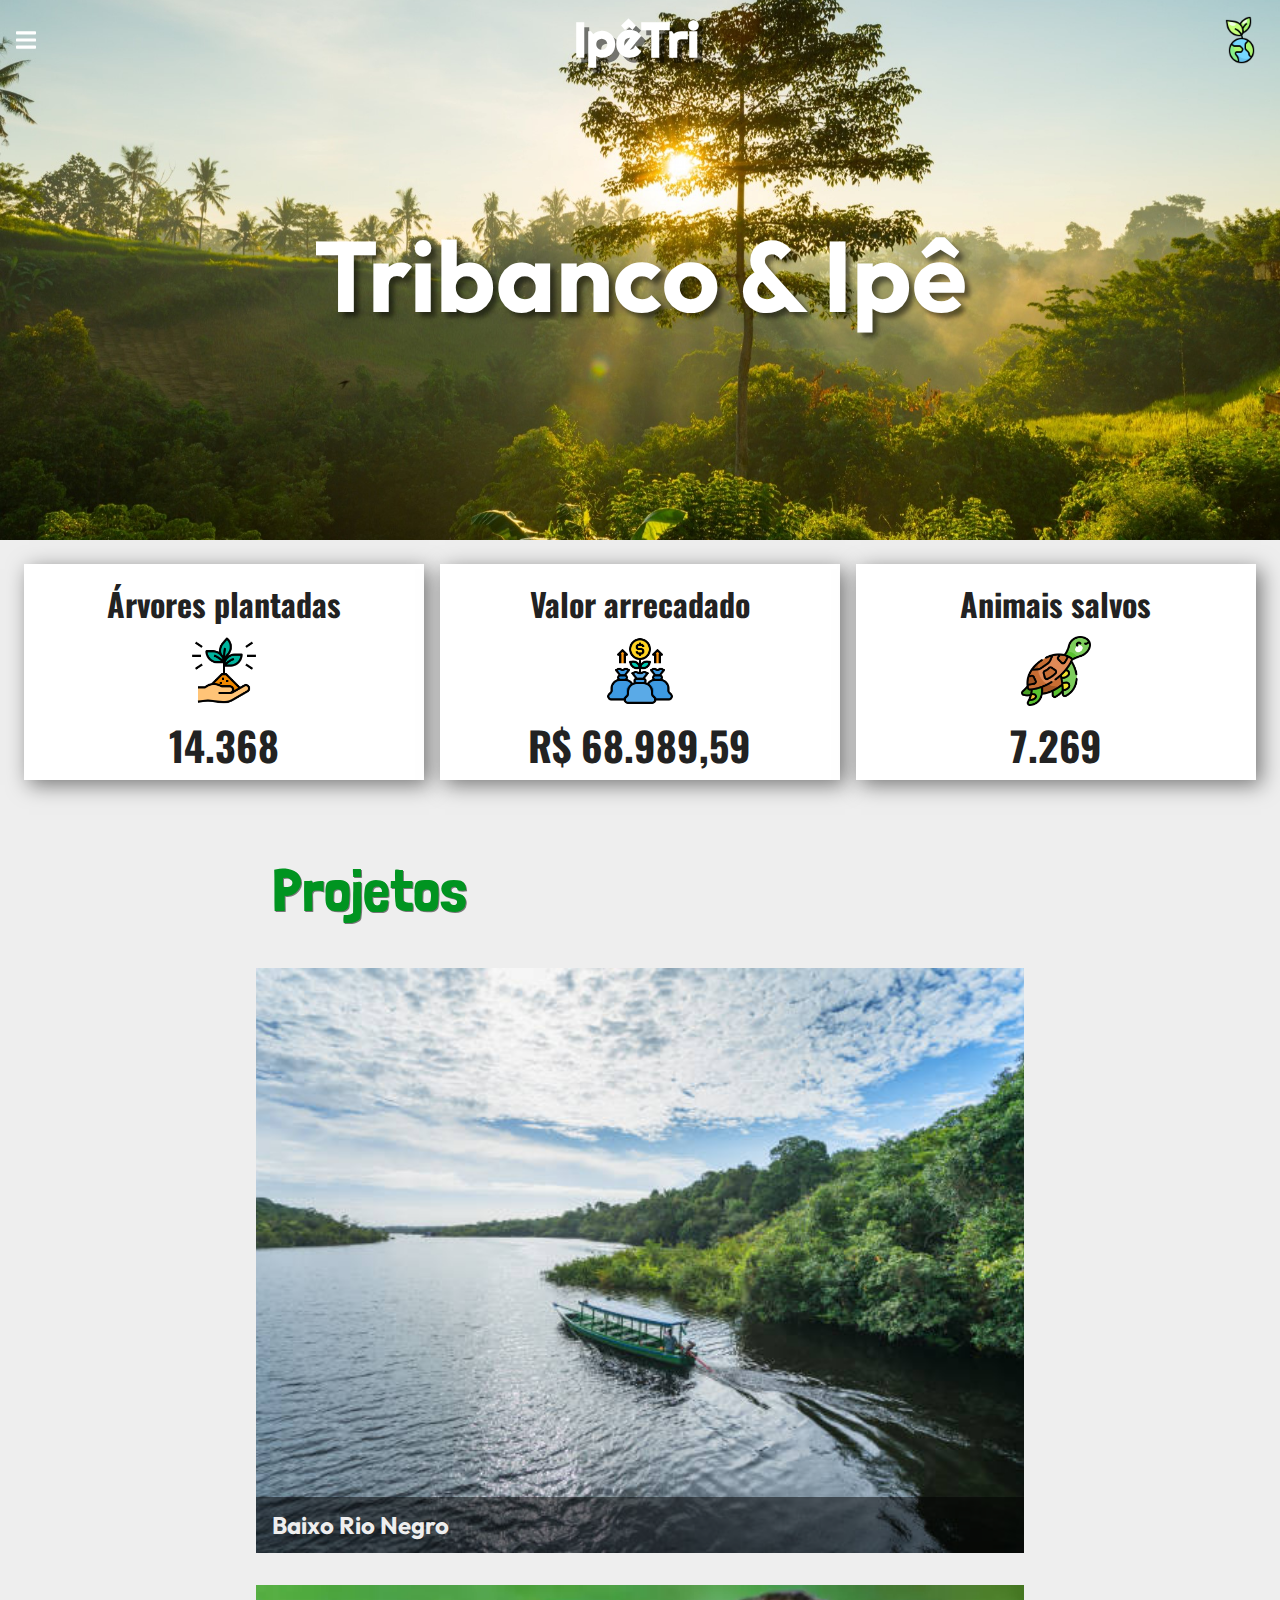
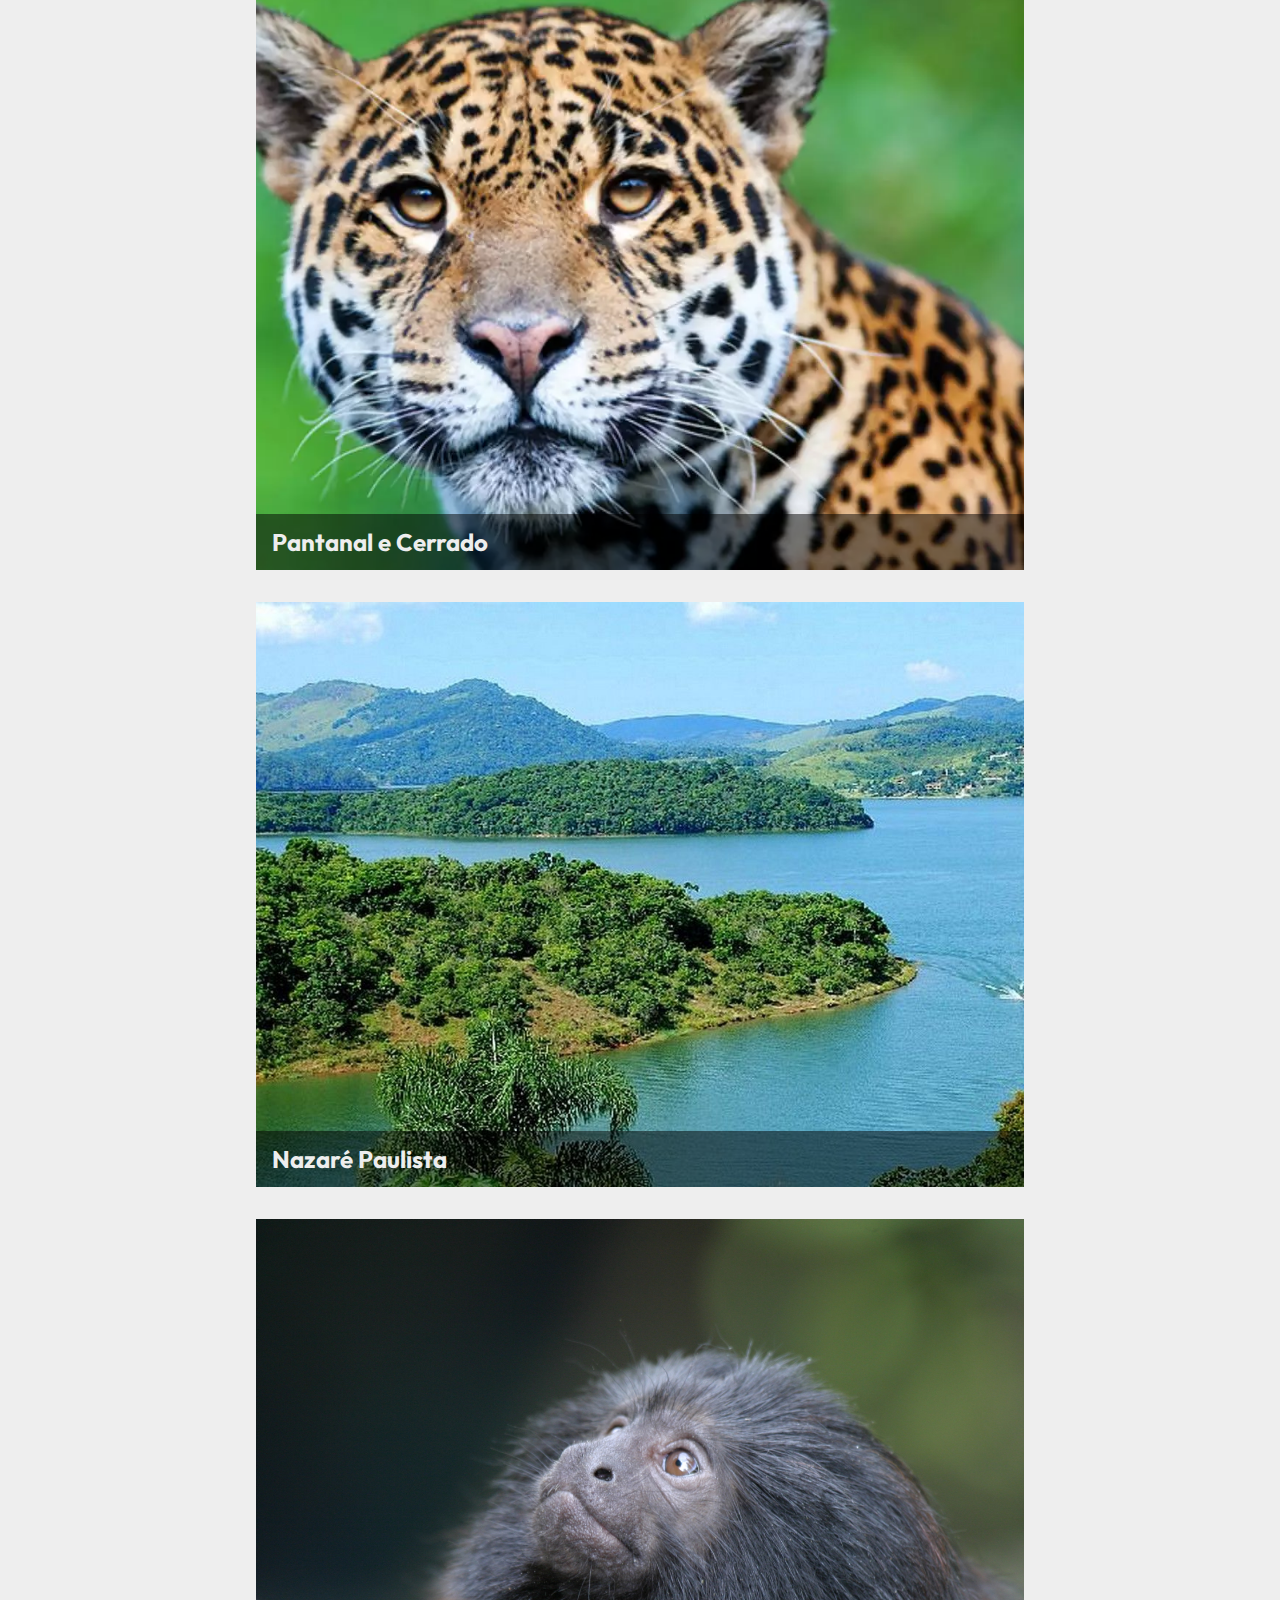
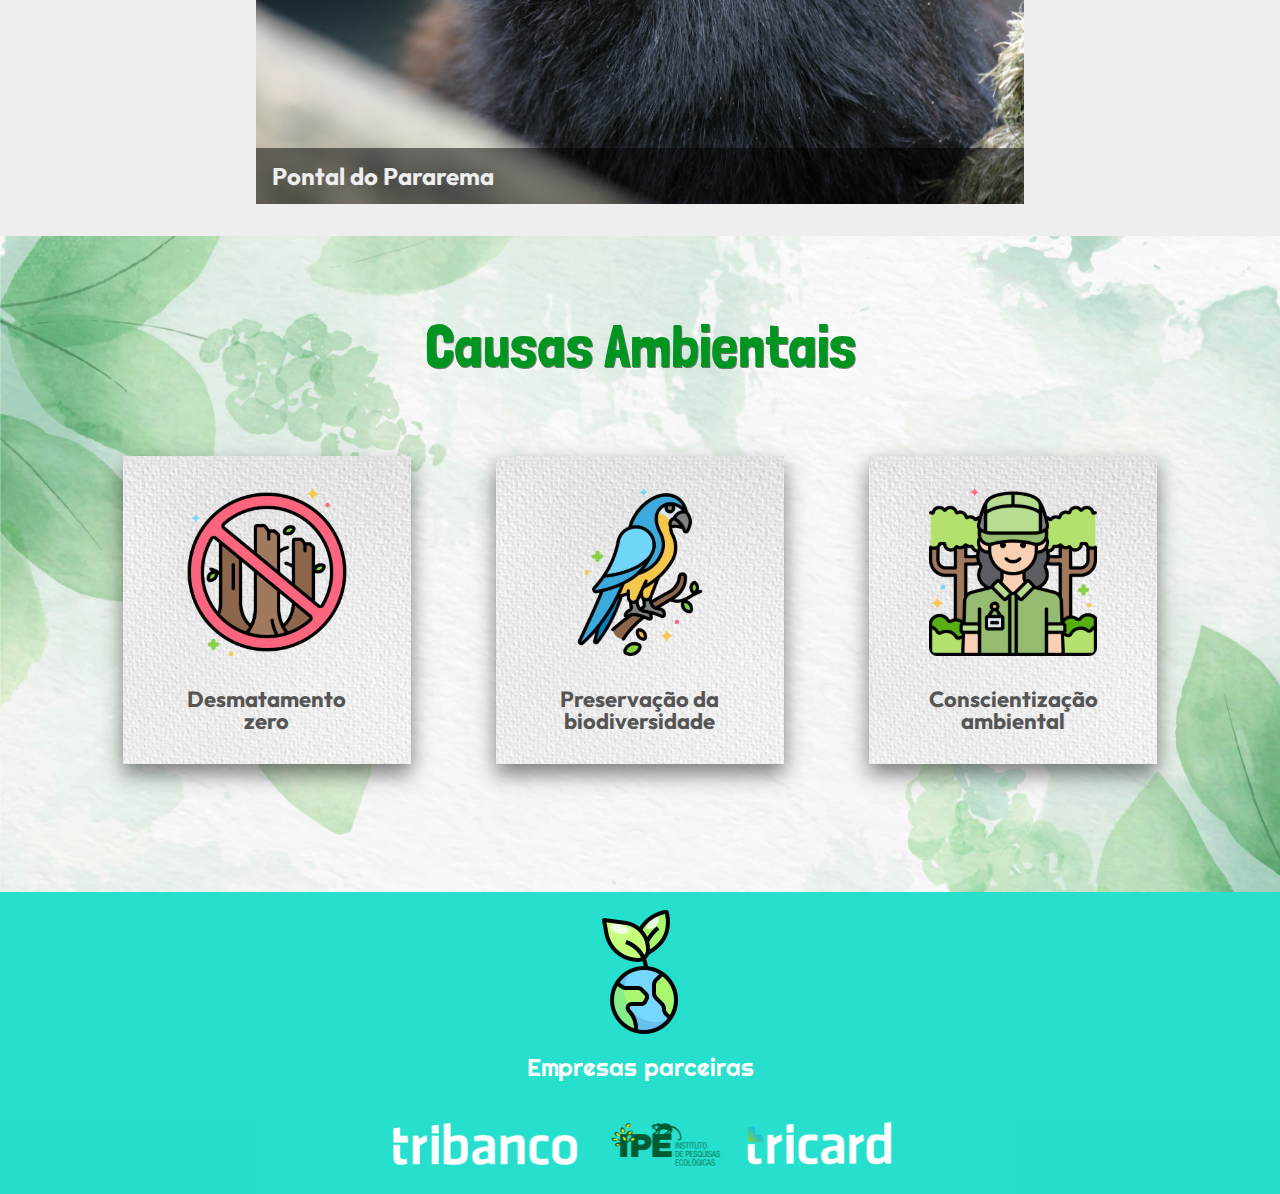
<file: index.html>
<!DOCTYPE html>
<html lang="pt-br">

<head>

    <!--------------------------------- META -------------------------------->

    <meta charset="UTF-8">
    <meta http-equiv="X-UA-Compatible" content="IE=edge">
    <meta name="viewport" content="width=device-width, initial-scale=1.0">

    <!-------------------------------- FONTES ------------------------------->

    <link rel="preconnect" href="https://fonts.googleapis.com">
    <link rel="preconnect" href="https://fonts.gstatic.com" crossorigin>
    <link
        href="https://fonts.googleapis.com/css2?family=Londrina+Outline&family=Londrina+Solid&family=Outfit&family=Righteous&family=Oswald:wght@700&display=swap"
        rel="stylesheet">
    <!------------------------ FOLHAS DE ESTILOS CSS ------------------------>



    <!-------------------------------- Base --------------------------------->
  
    <link rel="stylesheet" href="./assets/css/base/base.css">

   

    <!----------------------------- Componentes ----------------------------->

    <link rel="stylesheet" href="./assets/css/componentes/cabecalho.css">
    <link rel="stylesheet" href="./assets/css/componentes/menu-lateral.css">
    <link rel="stylesheet" href="./assets/css/componentes/banner-principal.css">
    <link rel="stylesheet" href="./assets/css/componentes/nossos-numeros.css">
    <link rel="stylesheet" href="./assets/css/componentes/projetos.css">
    <link rel="stylesheet" href="./assets/css/componentes/causas.css">
    <link rel="stylesheet" href="./assets/css/componentes/rodape.css">

    <!-------------------------- TÍTULO DO DOCUMENTO ------------------------>

    <link rel="shortcut icon" href="./assets/img/icones/folha.ico">
    <title>IpêTri</title>
</head>

<body class="corpo">

    <!------------------------------ CABEÇALHO ----------------------------->

    <header class="cabecalho">
        <img class="cabecalho__icone-menu" src="./assets/img/icones/icone-menu.svg">
        <h1 class="cabecalho__titulo">IpêTri</h1>
        <img class="cabecalho__logo" src="./assets/img/logos/logo.png" alt="Logotipo da IpêTri">
    </header>

    <!---------------------------- MENU NAVEGAÇÃO ------------------------->

    <nav class="menu-lateral">
        <img class="menu-lateral__logo" src="./assets/img/logos/logo.png" alt="Logotipo da IpêTri">
        <a href="#projetos" class="menu-lateral__link ">Projetos</a>
        <a href="#causas" class="menu-lateral__link ">Causas ambientais</a>
        <a href="./parceria.html" class="menu-lateral__link ">Sobre a parceria</a>
        <!-- <a href="./cadastro.html" class="menu-lateral__cadastrar-entrar">Cadastrar <br>
            Entrar</a> -->
    </nav>

    <!---------------------------- CORPO DA PÁGINA ------------------------->

    <main>

        <!------------------------ Banner principal ------------------------>

        <section class="banner">
            <a class="banner__link" href="./parceria.html">
                <img src="./assets/img/fotos/banner-principal.jpg" alt="Imagem de uma floresta" class="banner__imagem">
                <p class="banner__titulo">Tribanco & Ipê</p>
            </a>
        </section>

        <!------------------------ Nossos números ------------------------->

        <section class="nossos-numeros" id="nossos-numeros">
            <!-- <h2 class="titulo nossos-numeros__titulo">Nossos números</h2> -->
            <ul class="nossos-numeros__lista">

                <li class="nossos-numeros__lista-item">
                    <h3 class="nossos-numeros__lista-item-titulo">Árvores plantadas</h3>
                    <img src="./assets/img/icones/muda.png" alt="Ícone de muda"
                        class="nossos-numeros__lista-item-imagem">
                    <p class="nossos-numeros__lista-item-valor">14.368</p>
                </li>
                <li class="nossos-numeros__lista-item nossos-numeros__lista-item-principal">
                    <h3 class="nossos-numeros__lista-item-titulo">Valor arrecadado </h3>
                    <img src="./assets/img/icones/saco-dinheiro.png" alt="Ícone de saco de dinheiro"
                        class="nossos-numeros__lista-item-imagem">
                    <p class="nossos-numeros__lista-item-valor">R$ 68.989,59</p>
                </li>
                <li class="nossos-numeros__lista-item">
                    <h3 class="nossos-numeros__lista-item-titulo">Animais salvos</h3>
                    <img src="./assets/img/icones/tartaruga.png" alt="Ícone de tartaruga"
                        class="nossos-numeros__lista-item-imagem">
                    <p class="nossos-numeros__lista-item-valor">7.269</p>
                </li>
            </ul>
        </section>

        <!--------------------------- Projetos ---------------------------->

        <section class="projetos" id="projetos">
            <h2 class="titulo projetos__titulo">Projetos</h2>
            <ul class="projetos__lista">
                <li class="projetos__lista-item projeto1">
                    <img src="./assets/img/fotos/baixo-rio-negro.jpg" alt="Imagem do projeto"
                        class="projetos__imagem imagem1">
                    <p class="projetos__texto texto1">O IPÊ – Instituto de Pesquisas Ecológicas atua desde o ano 2000 na
                        região
                        Amazônica, mais especificamente na região do baixo Rio Negro, realizando projetos que visam à
                        conservação da biodiversidade e a sustentabilidade socioambiental do mosaico de unidades de
                        conservação situado nesta região, com cerca de 1,800,000 hectares, atuando nas seguintes
                        unidades: Estação Ecológica de Anavilhanas; Parques Estaduais do Rio Negro - Setor Norte e Setor
                        Sul, APA Estadual da Margem Esquerda do Rio Negro - Setor Aturiá-Apuazinho e APA Estadual da
                        Margem Direita do Rio Negro - Setor Puduari-Solimões; Reserva de Desenvolvimento Sustentável
                        Municipal do Tupé.</p>
                    <h3 class="projetos__lista-item-titulo">Baixo Rio Negro</h3>
                </li>
                <li class="projetos__lista-item projeto2">
                    <img src="./assets/img/fotos/pantanal-cerrado.jpg" alt="Imagem do projeto"
                        class="projetos__imagem imagem2">
                    <p class="projetos__texto texto2">O Pantanal é uma das maiores áreas de wetlands contínuas do
                        planeta e
                        cobre cerca de 160.000 km²
                        de planícies alagáveis de baixa altitude. A vegetação sofre influência de quatro biomas:
                        Floresta Amazônica, Cerrado (predominante), Chaco e Mata Atlântica. No bioma, o IPÊ desenvolve a
                        Iniciativa Nacional de Conservação da Anta Brasileira.</p>
                    <h3 class="projetos__lista-item-titulo">Pantanal e Cerrado</h3>
                </li>
                <li class="projetos__lista-item projeto3">
                    <img src="./assets/img/fotos/nazare-paulista.jpg" alt="Imagem do projeto"
                        class="projetos__imagem imagem3">
                    <p class="projetos__texto texto3"> A sede do IPÊ está em Nazaré Paulista, localizada a menos de 100
                        quilômetros de distância da
                        cidade de São Paulo. Este município destaca-se pelas belezas cênicas e naturais, além de fazer
                        parte de uma região estratégica para o uso e a conservação de recursos socio-ambientais como a
                        água e a Mata Atlântica. É nesse local que se encontram os reservatórios do Sistema Cantareira,
                        responsável pelo fornecimento de água a quase dez por cento da população brasileira. Para ajudar
                        a conservar esses recursos, o IPÊ desenvolve projetos de pesquisa e educação ambiental,
                        atrelados a ações de conservação na região. Os principais temas dos projetos desenvolvidos em
                        Nazaré são: restauração de áreas de Mata Atlântica, conservação de mamíferos silvestres,
                        serviços ecossistêmicos e negócios sustentáveis. </p>
                    <h3 class="projetos__lista-item-titulo">Nazaré Paulista</h3>
                </li>
                <li class="projetos__lista-item projeto4">
                    <img src="./assets/img/fotos/pontal-do-pararema.jpg" alt="Imagem do projeto"
                        class="projetos__imagem imagem4">
                    <p class="projetos__texto texto4"> Em 1942, foi criada a "Grande Reserva do Pontal do Paranapanema",
                        localizada no extremo oeste do Estado de São Paulo, para proteger 247 mil hectares de florestas.
                        Porém, nos anos seguintes, essa unidade de conservação foi submetida a um intenso processo de
                        fragmentação florestal associado a conflitos fundiários e ocupações de terras por grandes
                        fazendeiros.</p>
                    <h3 class="projetos__lista-item-titulo">Pontal do Pararema</h3>
                </li>
            </ul>
        </section>

        <!--------------------------- Causas ------------------------------>

        <section class="causas" id="causas">
            <h2 class="causas__titulo titulo">Causas Ambientais</h2>
            <ul class="causas__lista">
                <li class="causas__lista-item desmatamento">
                    <img src="./assets/img/icones/desmatamento.svg" alt="Ícone desmatamento zero"
                        class="causas__lista-item-imagem">
                    <h3 class="causas__lista-item-titulo">Desmatamento <br> zero</h3>
                </li>
                <div class="causas__texto causas__texto-desmatamento">
                    <p class="causas__texto-paragrafo">
                        Uma das maiores ameaças ao meio ambiente é o desmatamento
                        e a degradação das florestas. No Brasil, esta situação é particularmente preocupante, já que a
                        Amazônia — que concentra boa parte das nossas maiores riquezas naturais — tem árvores derrubadas
                        diariamente. Estima-se que, por ano, ocorra a perda de 5 mil quilômetros quadrados da floresta.
                        Se nada for feito, no fim do século só terá restado metade da floresta amazônica que conhecemos
                        hoje.
                        <br><br>
                        Entre as consequências do desmatamento, destaque para a perda da
                        biodiversidade e para as mudanças climáticas. Segundo especialistas, a seca enfrentada pela
                        região sudeste brasileira nos últimos anos é reflexo do crescente desmatamento da Amazônia, que
                        influencia na evaporação de água e nas chuvas que ocorrem nos estados da região.
                    </p>
                    <a href="./doacao.html" class="causas__lista-item-botao"><button class="causas__botao">Doe agora para essa
                            causa</button></a>
                </div>
                <li class="causas__lista-item preservacao">
                    <img src="./assets/img/icones/arara.svg" alt="Ícone da preservação da biodiversidade"
                        class="causas__lista-item-imagem">
                    <h3 class="causas__lista-item-titulo">Preservação da biodiversidade</h3>
                </li>
                <div class="causas__texto causas__texto-preservacao">
                    <p class="causas__lista-item-texto">Preservação do meio ambiente refere-se ao conjunto de práticas
                        que
                        visam proteger a natureza das ações que provocam danos ao meio ambiente.
                        <br><br>
                        Devido ao atual modelo econômico, baseado em elevados níveis de consumo, o ser humano tem
                        causado inúmeros prejuízos para a flora e fauna no planeta, ocasionando desequilíbrios
                        ambientais irreversíveis.
                    </p>
                    <a href="./doacao.html" class="causas__lista-item-botao"><button class="causas__botao">Doe agora para essa
                            causa</button></a>
                </div>
                <li class="causas__lista-item concientizacao">
                    <img src="./assets/img/icones/concientizacao.svg" alt="Ícone da conscientização ambiental"
                        class="causas__lista-item-imagem">
                    <h3 class="causas__lista-item-titulo">Conscientização ambiental</h3>
                </li>
                <div class="causas__texto causas__texto-conceintizacao">
                    <p class="causas__lista-item-texto">Nosso planeta está passando por alterações climáticas muito
                        sérias. Recursos naturais importantes estão se esgotando e desastres ecológicos, como o
                        derramamento de óleo na costa brasileira, têm sido cada vez mais frequentes. Tudo isso devido à
                        ação do ser humano. Por isso, hoje em dia, ter consciência ambiental é uma obrigatoriedade.
                        <br><br>
                        Afinal de contas, precisamos entender por que esses fenômenos acontecem e de que forma podemos
                        ajudar a resolver o problema.
                    </p>
                    <a href="./doacao.html" class="causas__lista-item-botao"><button class="causas__botao">Doe agora para essa
                            causa</button></a>
                </div>
            </ul>
        </section>

    </main>

    <!------------------------------- RODAPÉ ------------------------------>

    <footer class="rodape">
        <img src="./assets/img/logos/logo.png" alt="" class="rodape__logo">
        <h2 class="rodape__titulo">Empresas parceiras</h2>
        <div class="rodape__empresas-parceiras">
            <img src="./assets/img/logos/logo-branco-tribanco.svg" alt="Logo do Tribanco"
                class="empresas-parceiras__logo">
            <img src="./assets/img/logos/logo-ipe.svg" alt="Logo do Ipê" class="empresas-parceiras__logo">
            <img src="./assets/img/logos/logo-branco-tricard.svg" alt="Logo da Tricard"
                class="empresas-parceiras__logo">
        </div>

    </footer>

    <!------------------------------- SCRIPTS ------------------------------>

    <script src="./assets/js/cabecalho.js"></script>
    <script src="./assets/js/menu-lateral.js"></script>
    <script src="./assets/js/projeto.js"></script>
    <script src="./assets/js/causas.js"></script>

</body>

</html>
</file>
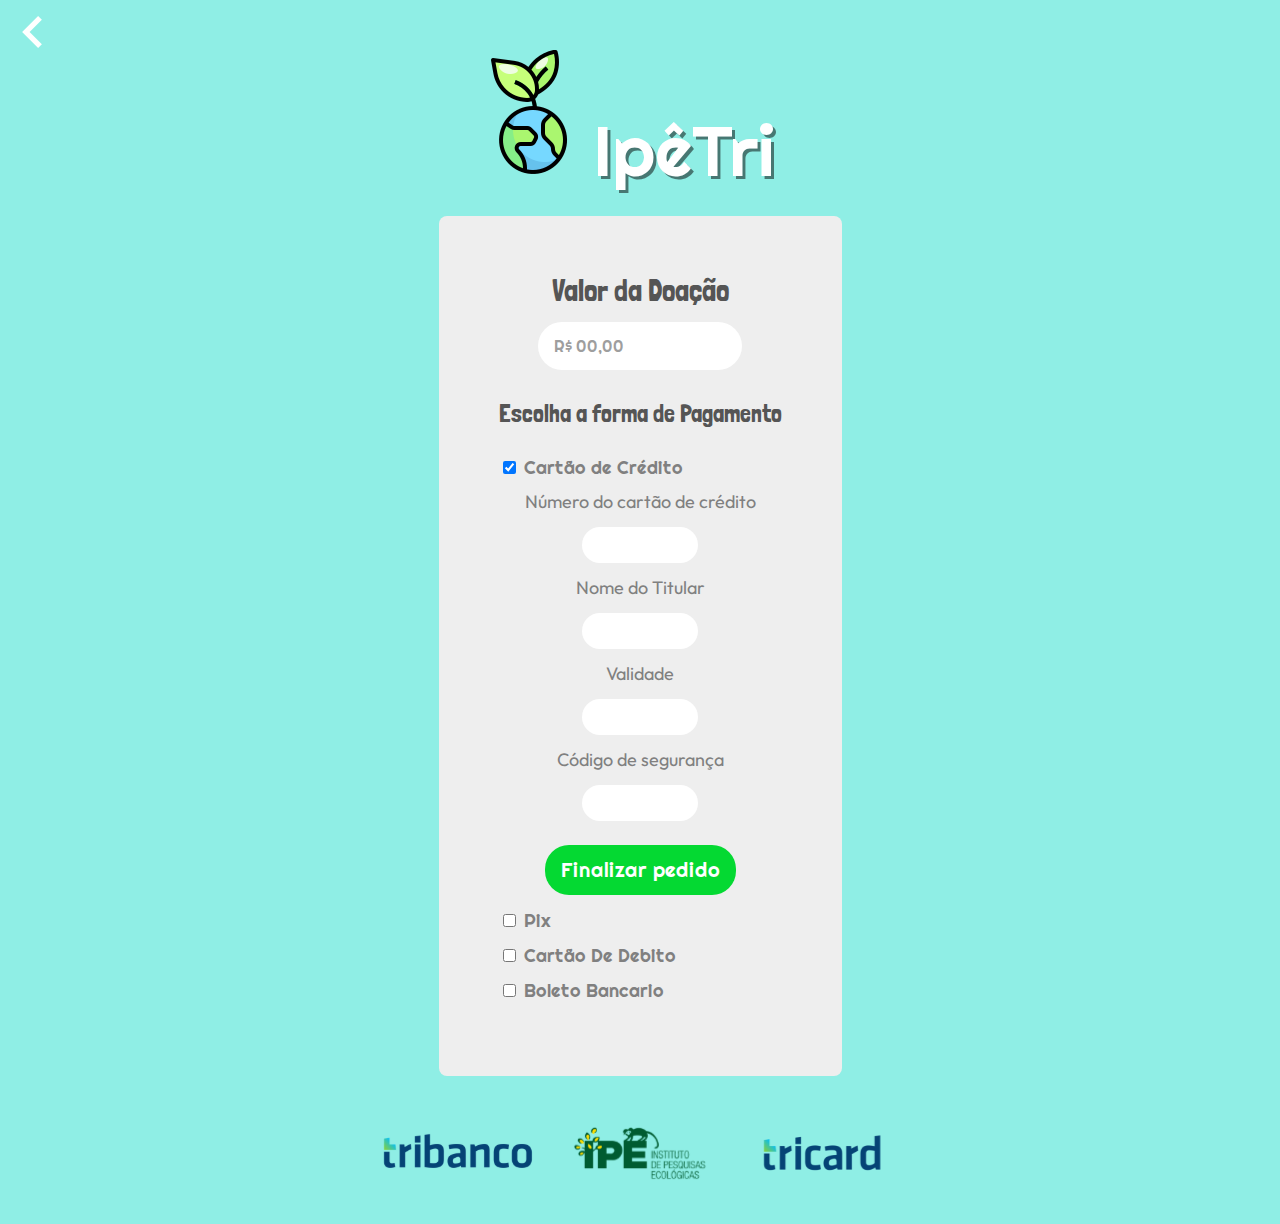
<file: doacao.html>
<!DOCTYPE html>
<html lang="pt-br">

<head>

    <!--------------------------------- META -------------------------------->

    <meta charset="UTF-8">
    <meta http-equiv="X-UA-Compatible" content="IE=edge">
    <meta name="viewport" content="width=device-width, initial-scale=1.0">

    <!-------------------------------- FONTES ------------------------------->

    <link rel="preconnect" href="https://fonts.googleapis.com">
    <link rel="preconnect" href="https://fonts.gstatic.com" crossorigin>
    <link
        href="https://fonts.googleapis.com/css2?family=Londrina+Outline&family=Londrina+Solid&family=Outfit&family=Righteous&family=Oswald:wght@700&display=swap"
        rel="stylesheet">
    <!------------------------ FOLHAS DE ESTILOS CSS ------------------------>

    <link rel="stylesheet" href="./assets/css/doacao.css">


    <!-------------------------------- Base --------------------------------->

    <link rel="stylesheet" href="./assets/css/base/base.css">

    <!-------------------------- TÍTULO DO DOCUMENTO ------------------------>

    <link rel="shortcut icon" href="./assets/img/icones/folha.ico">
    <title>IpêTri | Doação</title>
</head>



<body class="corpo">
    <header class="cabecalho">
        <a href="./index.html">
            <img src="./assets/img/icones/seta-volta.png" alt="Seta volta" class="cabecalho__icone">
        </a>
    </header>
    <main class="principal">
        <section class="logo">
            <img src="./assets/img/logos/logo.png" alt="Logo" class="logo__imagem">
            <h1 class="logo__titulo">IpêTri</h1>
        </section>
        <section class="cartao">
            <ul class="pagamento__lista">
                <div class="valor">
                    <label for="valor" class="titulo-principal" required>Valor da Doação</label>
                    <input type="text" name="valor" id="valor" placeholder="R$ 00,00">
                </div>

                <h2 class="titulo-secundario">Escolha a forma de Pagamento</h2>
                <li class="pagamento__lista-item">
                    <input type="checkbox" name="cartao-credito" id="cartao-credito" checked>
                    <label for="cartao-credito">Cartão de Crédito</label>
                    <div class="informacaoes-checkbox credito">
                        <label for="numero" class="label-cartao">Número do cartão de crédito</label>
                        <input type="text" id="numero" class="cartoes">
                        <label for="nome" class="label-cartao">Nome do Titular</label>
                        <input type="text" id="nome" class="cartoes">
                        <label for="validade" class="label-cartao">Validade</label>
                        <input type="text" id="validade" class="cartoes">
                        <label for="codigo" class="label-cartao">Código de segurança</label>
                        <input type="text" id="codigo" class="cartoes">
                        <button class="botao">Finalizar pedido</button>
                    </div>
                </li>
                <li class="pagamento__lista-item">
                    <input type="checkbox" name="pix" id="pix">
                    <label for="pix">Pix</label>
                    <div class="pix">
                        <p class="pagamento-texto">Copie o código Pix na próxima etapa e faça o pagamento na instituição
                            financeira de sua escolha.
                            O código tem validade de 13 horas.</p>
                        <button class="botao">Finalizar pedido</button>
                    </div>
                </li>
                <li class="pagamento__lista-item">
                    <input type="checkbox" name="cartao-debito" id="cartao-debito">
                    <label for="cartao-debito">Cartão De Debito</label>
                    <div class="informacaoes-checkbox debito">
                        <label for="numero" class="label-cartao">Número do cartão de crédito</label>
                        <input type="text" id="numero" class="cartoes">
                        <label for="nome" class="label-cartao">Nome do Titular</label>
                        <input type="text" id="nome" class="cartoes">
                        <label for="validade" class="label-cartao">Validade</label>
                        <input type="text" id="validade" class="cartoes">
                        <label for="codigo" class="label-cartao">Código de segurança</label>
                        <input type="text" id="codigo" class="cartoes">
                        <button class="botao">Finalizar pedido</button>
                    </div>
                </li>
                <li class="pagamento__lista-item">
                    <input type="checkbox" name="boleto" id="boleto">
                    <label for="boleto">Boleto Bancario</label>
                    <div class="boleto">
                    <p class="pagamento-texto">O prazo para pagamento do boleto é de 1 dia util</p>
                    <button class="botao">Finalizar pedido</button>
                </div>
                </li>
            </ul>
        </section>
    </main>
    <footer class="rodape">
        <img src="./assets/img/logos/logo-tribanco.svg" alt="Logo Tribanco" class="rodape__logo">
        <img src="./assets/img/logos/logo-ipe.svg" alt="Logo Ipê" class="rodape__logo">
        <img src="./assets/img/logos/logo-tricard.svg" alt="Logo Tribanco" class="rodape__logo">
    </footer>

</body>


</html>
</file>
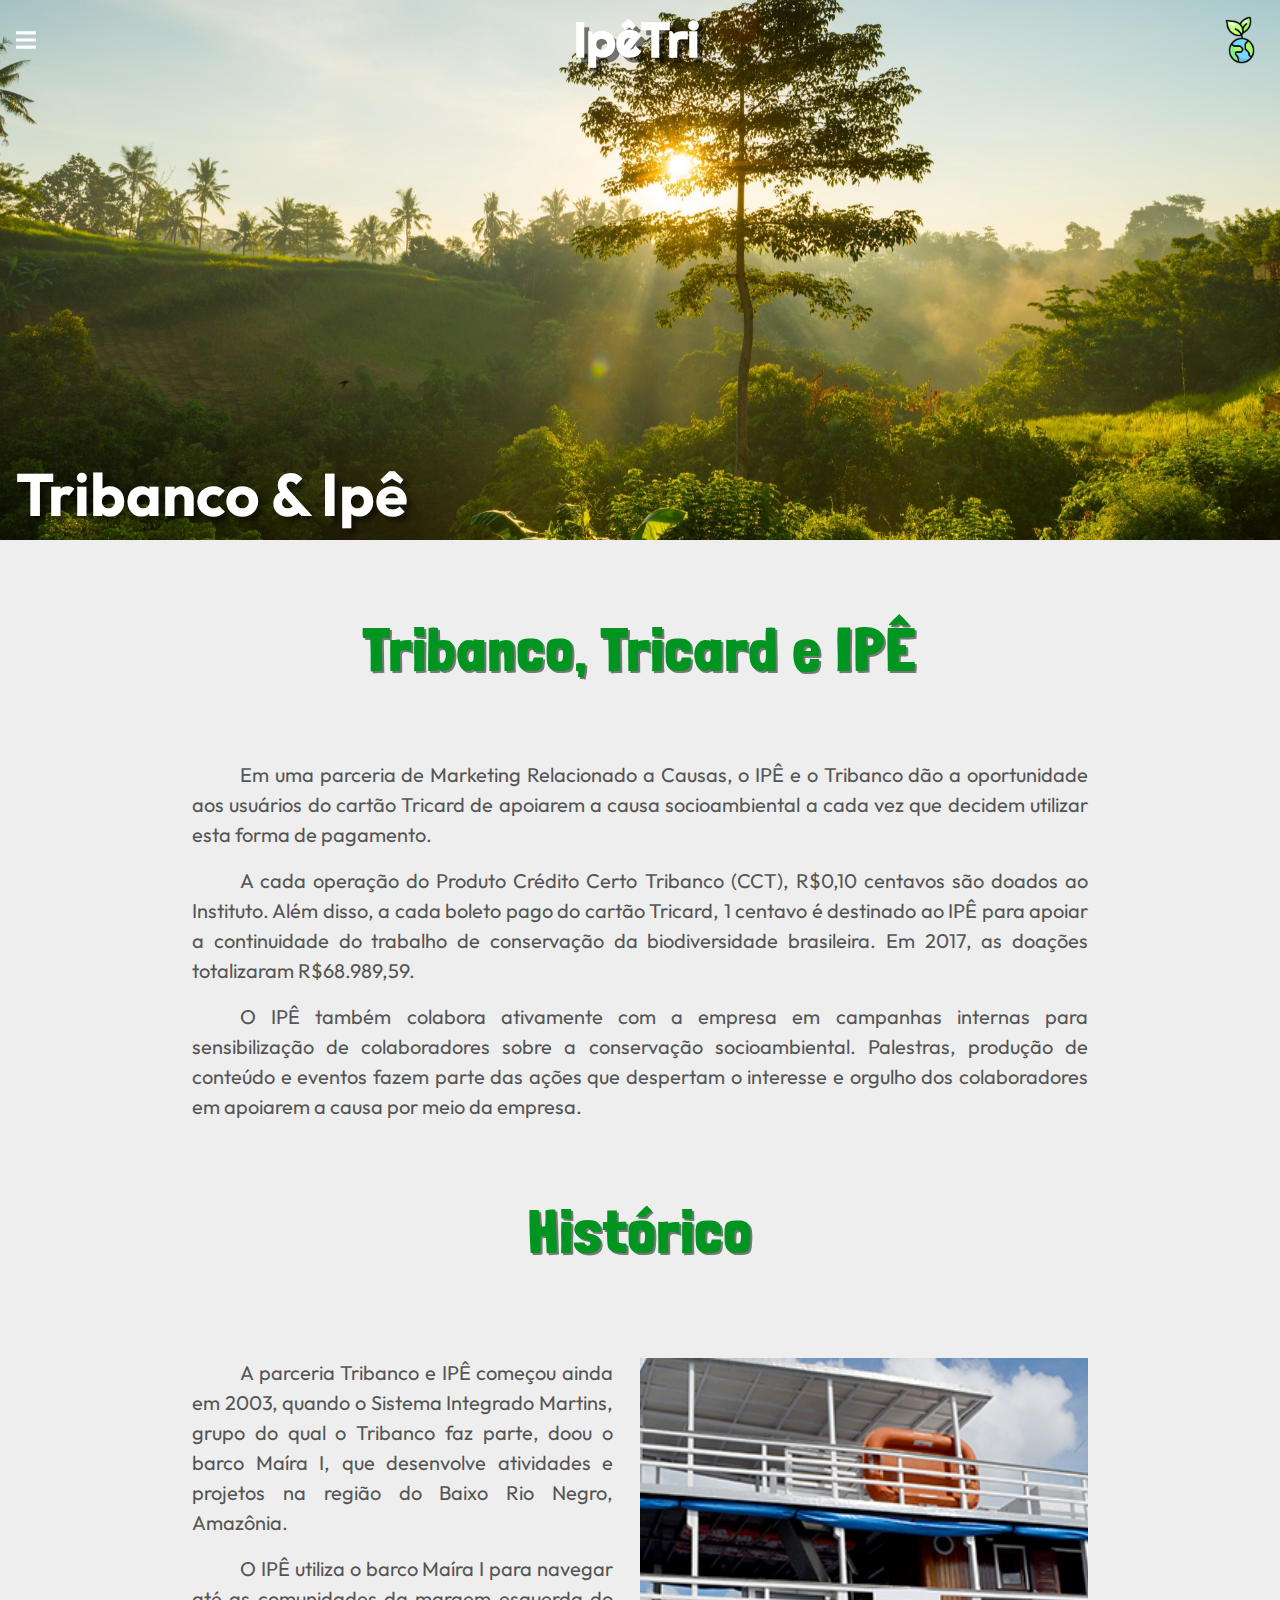
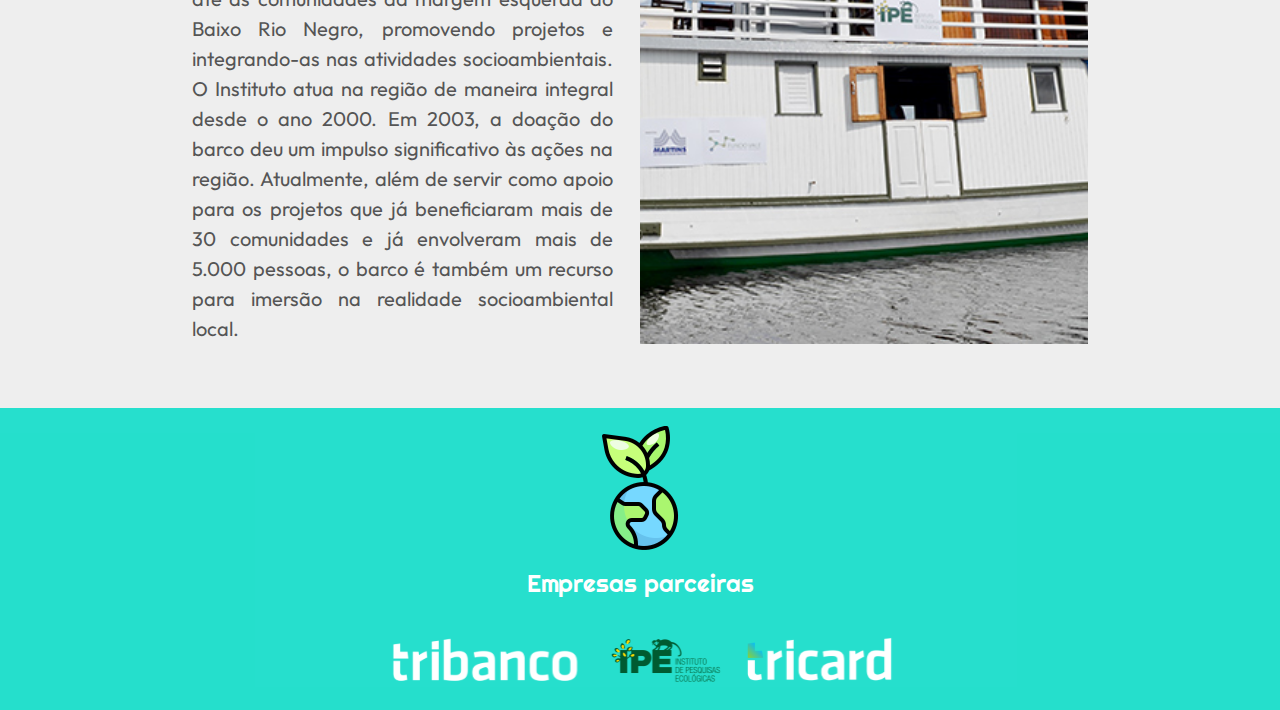
<file: parceria.html>
<!DOCTYPE html>
<html lang="pt-br">

<head>

    <!--------------------------------- META -------------------------------->

    <meta charset="UTF-8">
    <meta http-equiv="X-UA-Compatible" content="IE=edge">
    <meta name="viewport" content="width=device-width, initial-scale=1.0">

    <!-------------------------------- FONTES ------------------------------->

    <link rel="preconnect" href="https://fonts.googleapis.com">
    <link rel="preconnect" href="https://fonts.gstatic.com" crossorigin>
    <link
        href="https://fonts.googleapis.com/css2?family=Londrina+Outline&family=Londrina+Solid&family=Outfit&family=Righteous&family=Oswald:wght@700&display=swap"
        rel="stylesheet">
    <!------------------------ FOLHAS DE ESTILOS CSS ------------------------>

    <link rel="stylesheet" href="./assets/css/parceria.css">


    <!-------------------------------- Base --------------------------------->

    <link rel="stylesheet" href="./assets/css/base/base.css">

    <!----------------------------- Componentes ----------------------------->

    <link rel="stylesheet" href="./assets/css/componentes/cabecalho.css">
    <link rel="stylesheet" href="./assets/css/componentes/menu-lateral.css">
    <link rel="stylesheet" href="./assets/css/componentes/banner-principal.css">
    <link rel="stylesheet" href="./assets/css/componentes/rodape.css">

    <!-------------------------- TÍTULO DO DOCUMENTO ------------------------>

    <link rel="shortcut icon" href="./assets/img/icones/folha.ico">
    <title>IpêTri | Parceria</title>
</head>

<body class="corpo">

    <!------------------------------ CABEÇALHO ----------------------------->

    <header class="cabecalho">
        <img class="cabecalho__icone-menu" src="./assets/img/icones/icone-menu.svg">
        <h1 class="cabecalho__titulo">IpêTri</h1>
        <img class="cabecalho__logo" src="./assets/img/logos/logo.png" alt="Logotipo da IpêTri">
    </header>

    <!---------------------------- MENU NAVEGAÇÃO ------------------------->

    <nav class="menu-lateral">
        <img class="menu-lateral__logo" src="./assets/img/logos/logo.png" alt="Logotipo da IpêTri">
        <a href="./index.html" class="menu-lateral__link ">Início</a>
        <a href="./cadastro.html" class="menu-lateral__cadastrar-entrar">Cadastrar <br>
            Entrar</a>
    </nav>

    <!---------------------------- CORPO DA PÁGINA ------------------------->

    <main>
        <section class="banner">
            <img src="./assets/img/fotos/banner-principal.jpg" alt="Imagem de uma floresta" class="banner__imagem">
            <p class="banner__titulo-parceria">Tribanco & Ipê</p>
        </section>
        <article class="artigo">
            <h2 class="artigo__titulo">Tribanco, Tricard e IPÊ</h2>
            <p class="artigo__texto"> Em uma parceria de Marketing Relacionado a Causas, o IPÊ e o Tribanco dão a
                oportunidade aos usuários do
                cartão Tricard de apoiarem a causa socioambiental a cada vez que decidem utilizar esta forma de
                pagamento.</p>
            <p class="artigo__texto"> A cada operação do Produto Crédito Certo Tribanco (CCT), R$0,10 centavos são
                doados ao Instituto. Além
                disso, a cada boleto pago do cartão Tricard, 1 centavo é destinado ao IPÊ para apoiar a continuidade do
                trabalho de conservação da biodiversidade brasileira. Em 2017, as doações totalizaram R$68.989,59.</p>
            <p class="artigo__texto"> O IPÊ também colabora ativamente com a empresa em campanhas internas para
                sensibilização de colaboradores
                sobre a conservação socioambiental. Palestras, produção de conteúdo e eventos fazem parte das ações que
                despertam o interesse e orgulho dos colaboradores em apoiarem a causa por meio da empresa.</p>

            <h2 class="artigo__titulo">Histórico</h2>
            <div class="historico">
                <div class="historico__texto">
                    <p class="artigo__texto">A parceria Tribanco e IPÊ começou ainda em 2003, quando o Sistema Integrado
                        Martins, grupo do qual o
                        Tribanco faz parte, doou o barco Maíra I, que desenvolve atividades e projetos na região do
                        Baixo Rio
                        Negro,
                        Amazônia.</p>

                    <p class="artigo__texto">O IPÊ utiliza o barco Maíra I para navegar até as comunidades da margem
                        esquerda do
                        Baixo Rio Negro,
                        promovendo projetos e integrando-as nas atividades socioambientais. O Instituto atua na região
                        de
                        maneira
                        integral desde o ano 2000. Em 2003, a doação do barco deu um impulso significativo às ações na
                        região.
                        Atualmente, além de servir como apoio para os projetos que já beneficiaram mais de 30
                        comunidades e já
                        envolveram mais de 5.000 pessoas, o barco é também um recurso para imersão na realidade
                        socioambiental
                        local.
                    </p>
                </div>
                <img src="./assets/img/fotos/barco-maira-I.jpg" alt="Barco" class="historico__imagem">
            </div>
        </article>

        <!------------------------------- RODAPÉ ------------------------------>

        <footer class="rodape">
            <img src="./assets/img/logos/logo.png" alt="" class="rodape__logo">
            <h2 class="rodape__titulo">Empresas parceiras</h2>
            <div class="rodape__empresas-parceiras">
                <img src="./assets/img/logos/logo-branco-tribanco.svg" alt="Logo do Tribanco"
                    class="empresas-parceiras__logo">
                <img src="./assets/img/logos/logo-ipe.svg" alt="Logo do Ipê" class="empresas-parceiras__logo">
                <img src="./assets/img/logos/logo-branco-tricard.svg" alt="Logo da Tricard"
                    class="empresas-parceiras__logo">
            </div>
        </footer>

        <!------------------------------- SCRIPTS ------------------------------>

        <script src="./assets/js/cabecalho.js"></script>
        <script src="./assets/js/menu-lateral.js"></script>

    </main>
</body>

</html>
</file>
<file: assets/css/componentes/cabecalho.css>
/* --- Cabeçalho base --- */
.cabecalho {
    display: flex;
    align-items: center;
    justify-content: space-between;
    background-color: transparent;
    padding: 16px;
    box-sizing: border-box;
    width: 100%;
    position: fixed;
    z-index: 2;
    transition: 1500ms;
}

.cabecalho--fixo{
    transition: 1500ms;
    position: fixed;
    background-color: var(--azul);

    
  }

.cabecalho__icone-menu {
    cursor: pointer;
    margin-right: 20px;
}

.cabecalho__titulo {
    font-family: var(--familia-titulo);
    color: var(--branco);
    font-size: var(--tamanho-logo-mobile);
    font-weight: var(--negrito);
    text-shadow: 5px 5px var(--preto-transparente);

}

.cabecalho__logo {
    height: 48px;
   
}

/* --- Cabeçalho usuário --- */


@media screen and (min-width:1024px) {
    .cabecalho__titulo{
        font-size: var(--tamanho-logo-desktop);
    }
    
}
</file>
<file: assets/css/componentes/menu-lateral.css>
.menu-lateral {
    display: none;
}

.menu-lateral--ativo {
    display: flex;
    flex-direction: column;
    background-color: var(--azul-claro-transparente);
    border-radius: 16px;
    width: 60vw;
    height: 90vh;
    position: fixed;
    top: 80px;
    z-index: 2;
}

.menu-lateral__logo {
    width: 100px;
    align-self: center;
    padding: 16px 0 30px 0;
}

.menu-lateral__link {
    height: 64px;
    font-family: var(--familia-titulo);
    color: var(--branco);
    padding-left: 15%;
    display: flex;
    align-items: center;
    text-shadow: 1px 1px var(--preto-transparente);
    text-align: start;
}

.menu-lateral__cadastrar-entrar {
    background-color: var(--branco);
    font-size: var(--tamanho-corpo);
    color: var(--azul);
    margin-top: 32px;
    border-radius: 32px;
    padding: 2px 48px;
    display: flex;
    align-self: center;
    text-align: center;
    line-height: 1.2;
    font-family: var(--familia-titulo);
    text-shadow: 1px 1px var(--preto-transparente);
}

.menu-lateral__link:hover, .menu-lateral__link:active, .menu-lateral__link:focus {
    color: var(--azul);
    background-color: var(--branco);
    padding-left: 32px;
    border-left: 8px solid var(--azul);
}

@media screen and (min-width:768px) {
    .menu-lateral--ativo {
        width: 30vw;

    }
}

@media screen and (min-width:1024px) {
    .menu-lateral--ativo {
        width: 18vw;
        border-radius: 0px;

    }
}
</file>
<file: assets/css/componentes/banner-principal.css>
.banner__link {
    display: flex;
    justify-content: center;




}

.banner__imagem {
    object-fit: cover;
    width: 100%;
    height: 60vh;
    position: relative;
}

.banner__titulo {
    font-family: var(--familia-corpo);
    font-size: 60px;
    margin-top: 25vh;
    font-weight: var(--negrito);
    color: var(--branco);
    position: absolute;
    text-align: center;
    text-shadow: 5px 5px 5px var(--preto-transparente);
}

@media screen and (min-width:1024px) {
    .banner__titulo {
        font-size: 100px;
    }
}
</file>
<file: assets/css/componentes/nossos-numeros.css>
.nossos-numeros__lista {
    display: flex;
    flex-direction: column;
    flex-wrap: wrap;
    text-align: center;
    align-items: center;
    justify-content: center;
    margin: 0 24px;

}

.nossos-numeros__lista-item {
    width: 100%;
    background-color: var(--branco);
    box-shadow: 5px 5px 20px var(--preto-transparente);
    height: 216px;
    padding: 24px;
    box-sizing: border-box;
    margin-top: 24px;


}

.nossos-numeros__lista-item-titulo {

    font-family: 'Oswald', sans-serif;
    font-size: 32px;
    font-weight: var(--negrito);
    color: #222;

}

.nossos-numeros__lista-item-imagem {
    margin-top: 16px;
    width: 90px;
}

.nossos-numeros__lista-item-valor {
    margin-top: 16px;
    font-family: 'Oswald', sans-serif;
    color: #222;
    font-size: 30px;
    font-weight: var(--negrito);

}

@media screen and (min-width:1024px) {
    .nossos-numeros__lista {
        display: flex;
        flex-direction: row;
        justify-content: space-between;

    }

    .nossos-numeros__lista-item {
        width: 32.5%;
    }

    .nossos-numeros__lista-item-imagem {
        margin-top: 16px;
        width: 70px;
    }


    .nossos-numeros__lista-item-valor {
        margin-top: 16px;
        font-family: 'Oswald', sans-serif;
        color: #222;
        font-size: 40px;
    }
}
</file>
<file: assets/css/componentes/projetos.css>
.projetos{
    padding-top: 32px;
    /* background-color: var(--verde-claro); */

}
.projetos__lista {
    display: flex;
    flex-wrap: wrap;
    justify-content: center;
}

.projetos__lista-item {
    display: flex;
    width: 100%;
    cursor: pointer;
    justify-content: center;
    margin-bottom: 32px;

}

.projetos__imagem {
    width: calc(100% - 32px);
    height: 70vh;
    object-fit: cover;
    /* border-radius: 8px; */
    cursor: pointer;
}

.projetos__imagem-ativo {
    opacity: 60%;
    transition: 300ms;
}

.projetos__texto {
    display: none;
}

.projetos__texto-ativo {
    display: flex;
    position: absolute;
    color: #000;
    margin: 8px;
    font-family: var(--familia-corpo);
    text-align: justify;
    font-size: 14px;
    line-height: 1.5;
    text-justify: distribute;
    padding: 16px;
    align-self: flex-start;
    text-shadow: 1px 1px var(--preto-transparente)
}

.projetos__lista-item-titulo {

    font-family: var(--familia-corpo);
    font-size: 24px;
    font-weight: var(--negrito);
    color: var(--cinza-claro);
    position: absolute;
    padding: 16px;
    align-self: end;
    background-color: var(--preto-transparente);
    width: calc(100% - 64px);
    /* border-radius: 0 0 8px 8px; */
    justify-self: center;
}
@media screen and (min-width:768px) {

    .projetos__texto-ativo{
        font-size: 16px;
    }
}
@media screen and (min-width:1024px) {
  

    .projetos__lista{
        justify-content: space-around;
    }

    .projetos__lista-item {
        width: 60%;
        justify-content: center;
        box-shadow: 0px;
    }

    .projetos__titulo {
        margin-left: calc(20% - 16px);
        padding-left: 32px;
    }

    .projetos__imagem{
        width: 100%;
        height: 65vh;
        object-fit: cover;
    }
    .projetos__texto-ativo {
        margin: 32px 21%;
        font-size: 18px;
        line-height: 1.5;
        padding: 0 16px;
    }

    .projetos__lista-item-titulo {
        width: calc(60% - 32px);
    }
}
</file>
<file: assets/css/componentes/causas.css>
.causas {

    padding: 32px 0 64px 0;
    background-color: var(--verde-claro);
}

.causas--ativo {
    align-items: baseline;
}



.causas__titulo {
    text-align: center;

}

.causas__lista {
    display: flex;
    flex-direction: column;
    align-items: center;
    padding: 16px auto;
}


.causas__lista-item {

    padding: 32px;
    box-shadow: 0px 10px 20px var(--preto-transparente);
    display: flex;
    flex-direction: column;
    align-items: center;
    justify-content: center;
    width: 60%;
    height: 50%;
    background-color: var(--branco);
    margin-bottom: 32px;
    cursor: pointer;
    transition: 0.5s;
}


.causas__lista-item--ativo {
    transition: 1s;
    background-image: none;
    background-color: transparent;
    box-shadow: none;
    
}

.causas__lista-item:hover {

    transition: .5s;
    transform: scale(1.1);
}

.causas__lista-item-imagem {
    width: 75%;
    border-radius: 8px;
    margin-bottom: 32px;
}

.causas__lista-item-titulo {
    font-weight: var(--negrito);
    font-size: 22px;
    text-align: center;
}

.causas__texto {
    display: none;

}

.causas__texto--ativo {
    display: flex;
    justify-items: start;
    align-items: flex-end;
    flex-direction: column;
    margin: 0 64px;
    width: 70%;
    text-align: justify;
    line-height: 1.5;


}

.causas__lista-item-botao {
    width: 100%;
}

.causas__botao {
    border: none;
    border-radius: 24px;
    padding: 16px;
    color: var(--verde);
    font-size: 24px;
    font-weight: var(--negrito);
    cursor: pointer;
    margin: 24px 0;
    width: 100%;
    background-color: var(--branco);
    transition: 1s;
}

.causas__botao:hover {
    transition: 1s;
    background-color: var(--verde);
    color: var(--branco);
}


@media screen and (min-width:768px) {

    .causas__lista-item {
        width: 50%;
    }


}


@media screen and (min-width:1024px) {

    .causas {
        background-image: url(../../img/fotos/plano-de-fundo-causas.jpg);
        background-size: 100%;

    }

    .causas__lista {
        display: flex;
        flex-direction: row;
        justify-content: space-around;
        align-items: flex-start;
        padding: 32px 80px;
    }

    .causas__lista-item {
        width: 20%;
        background-image: url(../../img/textura3.jpg);
    }
    

    .causas__lista-item-botao {
        width: 70%;
    }

    .causas__botao {
        width: 100%;
        padding: 32px;

    }

    .causas__lista-item--ativo {
        background-image: none;


    }

}
</file>
<file: assets/css/componentes/rodape.css>
.rodape {
    display: flex;
    box-sizing: border-box;
    flex-direction: column;
    align-items: center;
    justify-items: center;
    background-color: var(--azul);
    padding: 16px;
}

.rodape__titulo {
    margin: 20px 0 32px 0;
    font-family: var(--familia-titulo);
    color: var(--branco);
    font-size: 24px;
}

.rodape__empresas-parceiras {
    display: flex;
    flex-direction: column;
    align-items: center;
    justify-content: center;
}

.empresas-parceiras__logo {

    margin: 8px;
}

@media screen and (min-width:768px) {
    .rodape__empresas-parceiras {

        flex-direction: row;
        align-items: center;
        justify-content: center;
    }
}
</file>
<file: assets/css/doacao.css>
.corpo {
    background-color: rgba(31, 222, 203, 0.50);
    display: flex;
    flex-direction: column;
}

.principal {
    display: flex;
    align-items: center;
    flex-direction: column;
}

.cabecalho__icone {
    display: flex;
    justify-content: flex-start;
    width: 32px;
    padding: 16px 0 0 16px;
}

.logo__imagem {
    width: 128px;

}

.logo {
    display: flex;
    justify-content: center;
    align-items: baseline;
    margin: 0 40px 30px 0;
}

.logo__titulo {
    font-family: var(--familia-titulo);
    color: var(--branco);
    font-size: 70px;
    text-shadow: 3px 3px var(--preto-transparente);
}

.cartao {
    background-color: var(--cinza-claro);
    padding: 60px;
    border-radius: 8px;
    display: flex;
    flex-direction: column;
    align-items: center;
}

.valor {
    display: flex;
    flex-direction: column;
    align-items: center;
    margin: 0 0 16px 0;

}

.titulo-principal {
    font-family: 'Londrina Solid', cursive;
    font-size: 30px;
    margin-bottom: 16px;
}

#valor {
    outline: none;
    border: none;
    height: 48px;
    border-radius: 32px;
    padding: 0 16px;
    font-family: var(--familia-titulo);
    font-size: 16px;
}

.titulo-secundario {
    font-family: 'Londrina Solid', cursive;
    font-size: 24px;
    margin: 32px 0;
}



#valor::placeholder {
    font-family: 'Righteous', cursive;
    font-size: 16px;
    opacity: 70%;
}

.pagamento__lista-item {
    font-family: 'Righteous', cursive;
    font-size: 18px;
    margin: 16px 0;
    color: gray;
}

.informacaoes-checkbox {
    display: none;

}


.label-cartao {
    margin: 16px 0;
}

.cartoes {
    width: 30%;
    height: 36px;
    outline: none;
    border: none;
    border-radius: 32px;
    padding: 0 16px;
    font-family: var(--familia-titulo);
    font-size: 16px;
}

.label-cartao {
    font-family: var(--familia-corpo);
}

.pix, .boleto{
    display: none;
    width: 300px;
}
.pagamento-texto {
    
    font-size: 14px;
    margin: 16px;
}

.link__botao {
    display: flex;
    justify-content: center;
}

.botao {
    margin-top: 24px;
    height: 50px;
    align-self: center;
    border: none;
    outline: none;
    border-radius: 24px;
    font-family: var(--familia-titulo);
    font-size: 20px;
    color: var(--branco);
    padding: 8px 16px;
    background-color: var(--verde);
}

#cartao-credito:checked~.credito {
    display: flex;
    flex-direction: column;
    align-items: center;
}

#cartao-debito:checked~.debito {
    display: flex;
    flex-direction: column;
    align-items: center;
}

#pix:checked~.pix {
    display: flex;
    flex-direction: column;
}
#boleto:checked~.boleto {
    display: flex;
    flex-direction: column;
}

.rodape {
    display: flex;
    align-items: center;
    justify-content: center;
}

.rodape__logo {
    width: 150px;
    max-width: 25%;
    padding: 16px;
    margin: 32px 0 24px 0;
}
</file>
<file: assets/css/parceria.css>
.banner{
    display: flex;
    justify-content: start;
    align-items: flex-end;
}
.banner__titulo-parceria{
    font-family: var(--familia-corpo);
    font-size: 60px;
    padding: 16px;
    font-weight: var(--negrito);
    color: var(--branco);
    position: absolute;
    text-align:end;
    text-shadow: 5px 5px 5px var(--preto-transparente);
}

.principal {
    background-color: var(--cinza-claro);
}

.artigo {
    margin: 0 15% 0 15%;
}

.artigo__titulo {
    font-family: 'Londrina Solid', cursive;
    font-size: 40px;
    font-weight: var(--negrito);
    color: var(--verde-escuro);
    margin: 40px 0;
    align-self: center;
    text-align: center;
    text-shadow: 2px 2px var(--preto-transparente);
    letter-spacing: 2px;
}

.artigo__texto {
    text-indent: 3rem;
    margin: 16px 0;
    align-self: center;
    text-align: justify;
    line-height: 1.5;
}

.historico__imagem {
    object-fit: cover;
    width: 100%;
    margin: 16px 0;
}
.historico{
    margin-bottom: 48px;
}

@media screen and (min-width:1024px) {

    .titulo__post-principal {
        font-size: 48px
    }

    .artigo__titulo {
        font-size: 60px;
        margin: 80px 0;
    }

    .historico {
        display: flex;
        justify-content: space-between;
    }

    .historico__texto {
        width: 47%;
    }

    .historico__imagem {
        width: 50%;
    }



}
</file>
<file: assets/css/base/base.css>
@import url(reset.css);
@import url(variaveis.css);

body{
    font-family: var(--familia-corpo);
    background-color: var(--cinza-claro);
    font-size: var(--tamanho-corpo);
    color: var(--cinza);
    
}
.titulo{
    font-family: 'Londrina Solid', cursive;
    font-size: 50px;
    color: var(--verde-escuro);
    padding: 48px 16px;
    text-shadow: 1px 1px var(--preto-transparente);
    /* text-transform: uppercase; */
}

@media screen and (min-width:1024px) {
    .titulo{
        font-size: 60px;
    }
}
</file>
